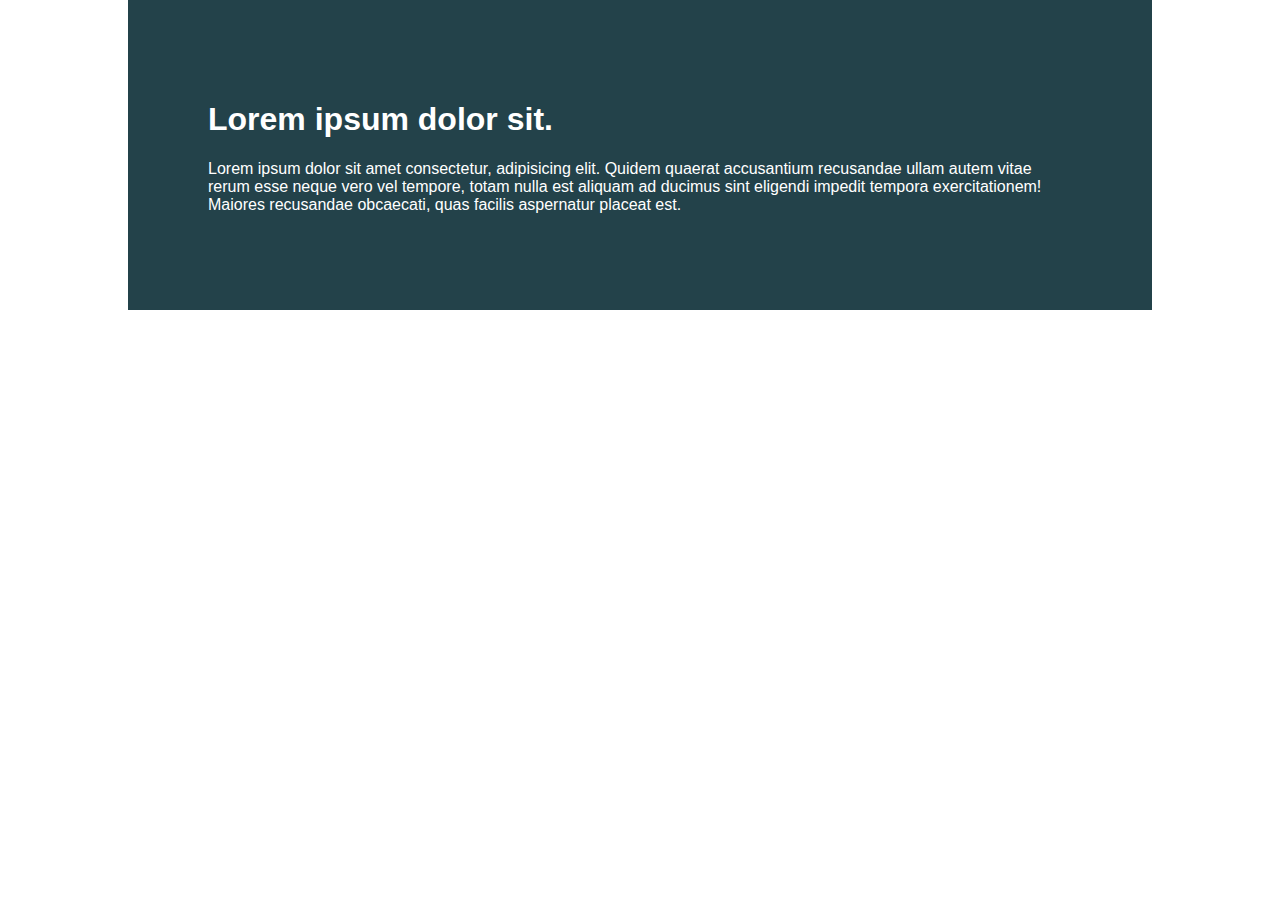
<file: day-1-2/index.html>
<!DOCTYPE html>
<html lang="en">
  <head>
    <meta charset="UTF-8" />
    <meta name="viewport" content="width=device-width, initial-scale=1.0" />
    <title>Day 01-02</title>

    <link rel="stylesheet" href="style.css" />
  </head>
  <body>
    <div class="container">
      <h1>Lorem ipsum dolor sit.</h1>
      <p>
        Lorem ipsum dolor sit amet consectetur, adipisicing elit. Quidem quaerat
        accusantium recusandae ullam autem vitae rerum esse neque vero vel
        tempore, totam nulla est aliquam ad ducimus sint eligendi impedit
        tempora exercitationem! Maiores recusandae obcaecati, quas facilis
        aspernatur placeat est.
      </p>
    </div>
  </body>
</html>
</file>
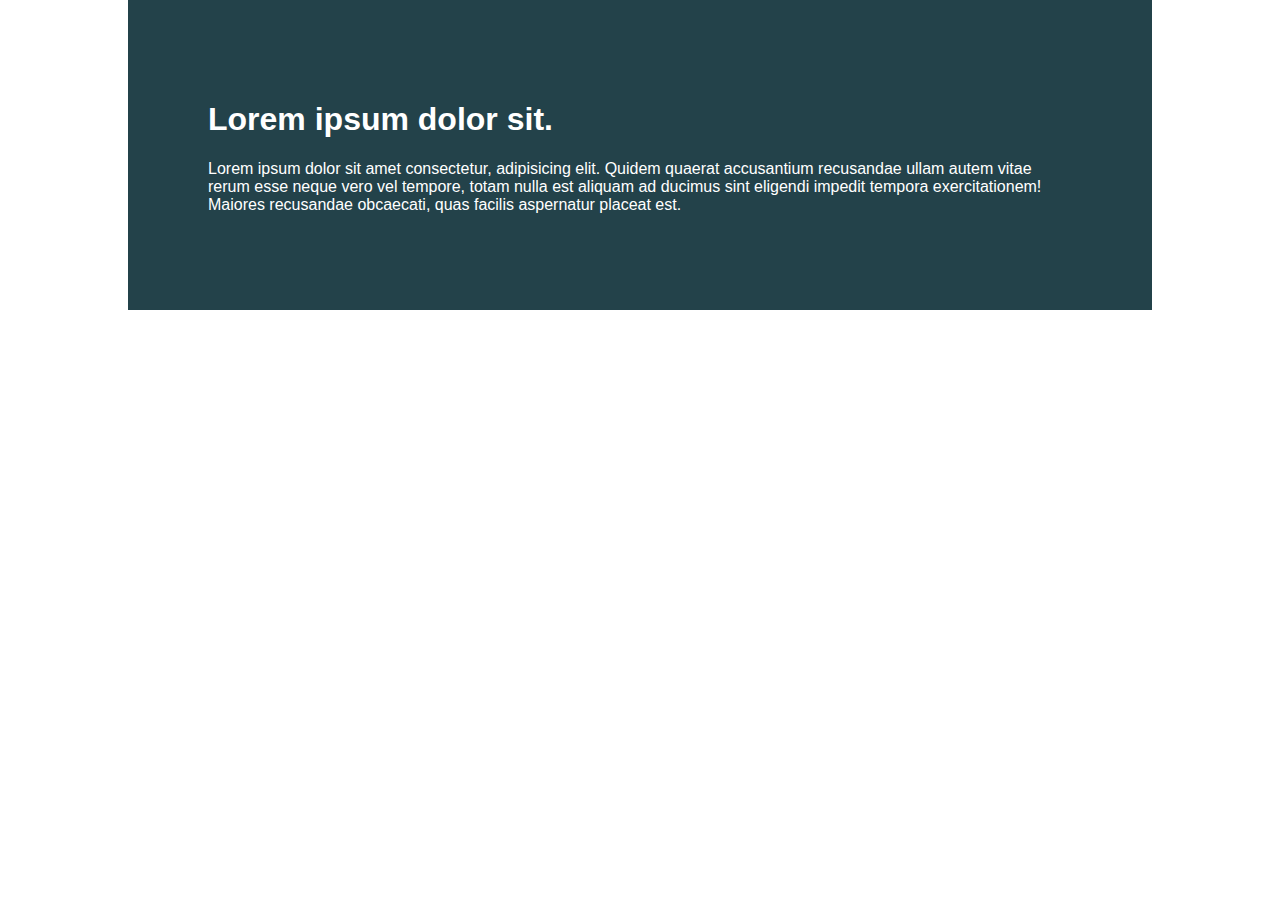
<file: day-1/index.html>
<!DOCTYPE html>
<html lang="en">
  <head>
    <meta charset="UTF-8" />
    <meta name="viewport" content="width=device-width, initial-scale=1.0" />
    <title>Day 01</title>

    <link rel="stylesheet" href="style.css" />
  </head>
  <body>
    <div class="container">
      <h1>Lorem ipsum dolor sit.</h1>
      <p>
        Lorem ipsum dolor sit amet consectetur, adipisicing elit. Quidem quaerat
        accusantium recusandae ullam autem vitae rerum esse neque vero vel
        tempore, totam nulla est aliquam ad ducimus sint eligendi impedit
        tempora exercitationem! Maiores recusandae obcaecati, quas facilis
        aspernatur placeat est.
      </p>
    </div>
  </body>
</html>
</file>
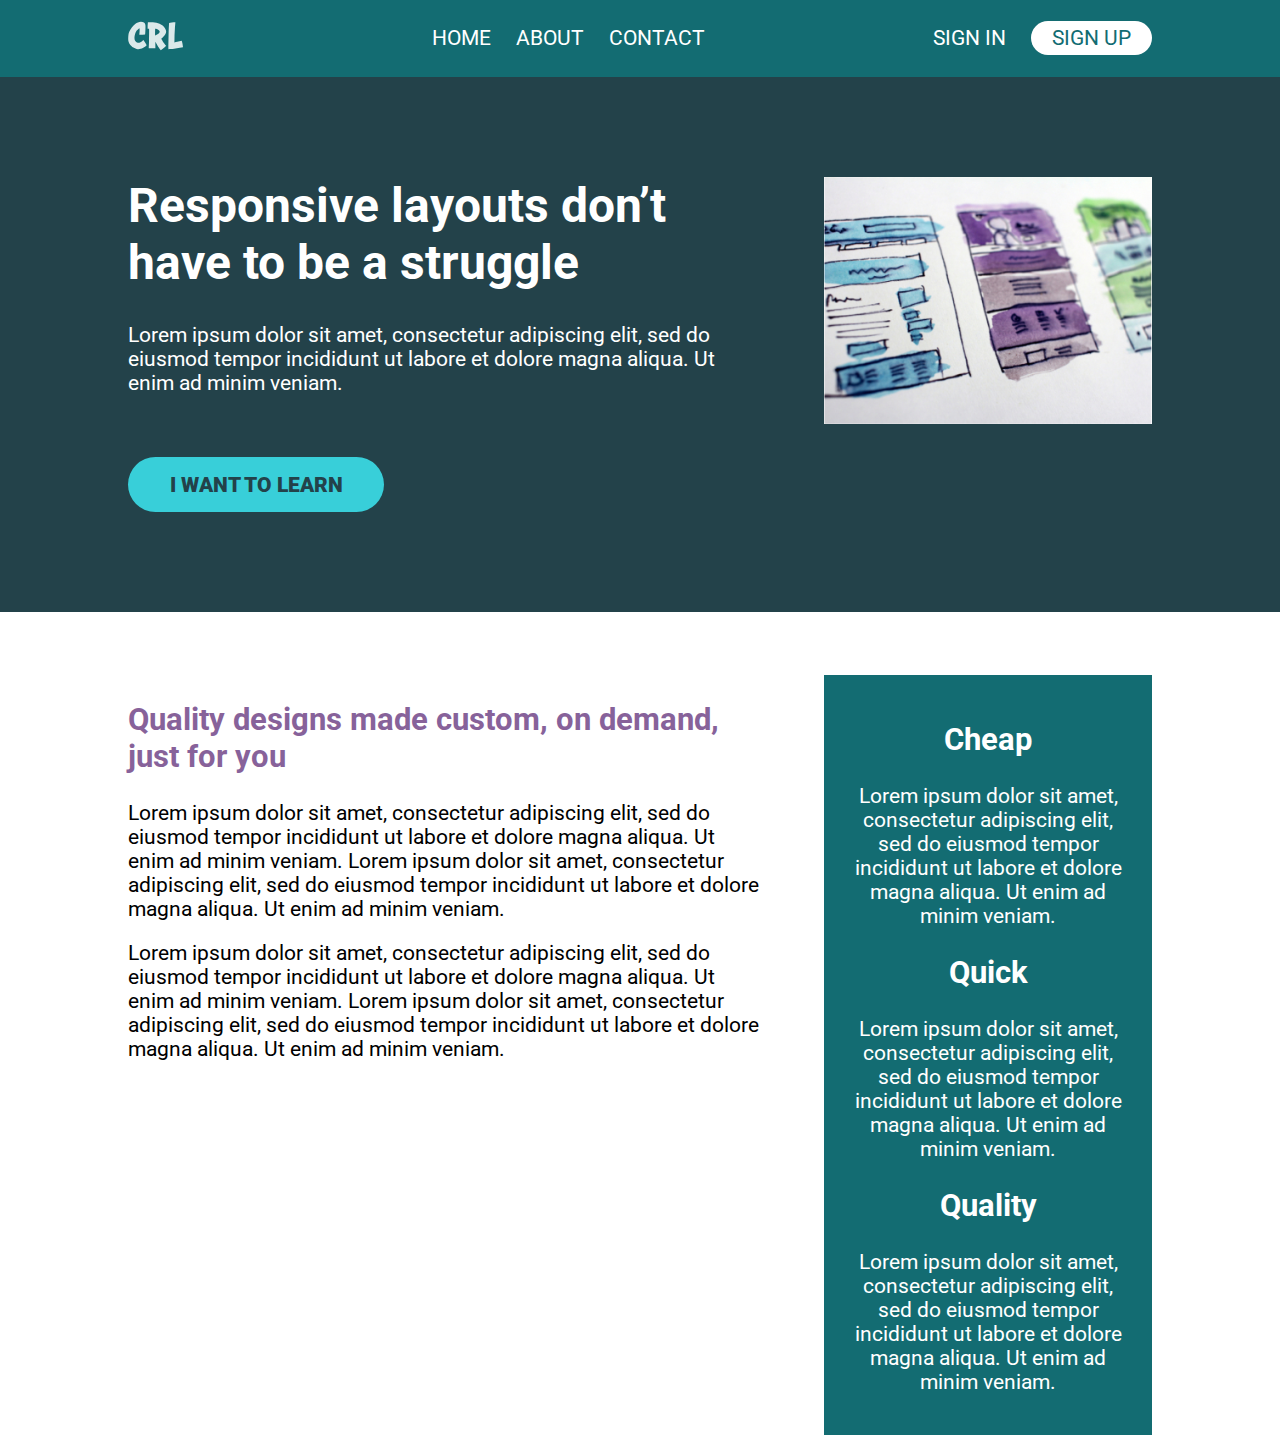
<file: day-15-17/index.html>
<!DOCTYPE html>
<html lang="en">
  <head>
    <meta charset="UTF-8" />
    <meta name="viewport" content="width=device-width, initial-scale=1.0" />
    <title>Conquering Responsive Layouts</title>
    <link
      href="https://fonts.googleapis.com/css2?family=Roboto:wght@400;900&display=swap"
      rel="stylesheet"
    />
    <link rel="stylesheet" href="style.css" />
  </head>
  <body>
    <header>
      <div class="container row">
        <a href="#">
          <img class="logo" src="img/logo.svg" alt="Block C R L letters logo" />
        </a>
        <nav class="nav">
          <ul class="nav__list nav__list--primary">
            <li class="nav__item"><a href="#" class="nav__link">Home</a></li>
            <li class="nav__item"><a href="#" class="nav__link">About</a></li>
            <li class="nav__item"><a href="#" class="nav__link">Contact</a></li>
          </ul>
          <ul class="nav__list nav__list--secondary">
            <li class="nav__item">
              <a href="#" class="nav__link">Sign In</a>
            </li>
            <li class="nav__item">
              <a href="#" class="nav__link nav__link--button">Sign up</a>
            </li>
          </ul>
        </nav>
      </div>
    </header>

    <section class="hero">
      <div class="container row">
        <div class="hero__text">
          <h1>Responsive layouts don’t have to be a struggle</h1>
          <p>
            Lorem ipsum dolor sit amet, consectetur adipiscing elit, sed do
            eiusmod tempor incididunt ut labore et dolore magna aliqua. Ut enim
            ad minim veniam.
          </p>
          <a href="#" class="btn">I want to learn</a>
        </div>
        <img
          src="img/hero-img.jpg"
          alt="UX design sketches"
          class="hero__img"
        />
      </div>
    </section>

    <main class="main container row">
      <section class="primary-content">
        <h2 class="section-title">
          Quality designs made custom, on demand, just for you
        </h2>
        <p>
          Lorem ipsum dolor sit amet, consectetur adipiscing elit, sed do
          eiusmod tempor incididunt ut labore et dolore magna aliqua. Ut enim ad
          minim veniam. Lorem ipsum dolor sit amet, consectetur adipiscing elit,
          sed do eiusmod tempor incididunt ut labore et dolore magna aliqua. Ut
          enim ad minim veniam.
        </p>
        <p>
          Lorem ipsum dolor sit amet, consectetur adipiscing elit, sed do
          eiusmod tempor incididunt ut labore et dolore magna aliqua. Ut enim ad
          minim veniam. Lorem ipsum dolor sit amet, consectetur adipiscing elit,
          sed do eiusmod tempor incididunt ut labore et dolore magna aliqua. Ut
          enim ad minim veniam.
        </p>
      </section>
      <aside class="sidebar">
        <h2 class="sidebar-title">Cheap</h2>
        <p>
          Lorem ipsum dolor sit amet, consectetur adipiscing elit, sed do
          eiusmod tempor incididunt ut labore et dolore magna aliqua. Ut enim ad
          minim veniam.
        </p>

        <h2 class="sidebar-title">Quick</h2>
        <p>
          Lorem ipsum dolor sit amet, consectetur adipiscing elit, sed do
          eiusmod tempor incididunt ut labore et dolore magna aliqua. Ut enim ad
          minim veniam.
        </p>

        <h2 class="sidebar-title">Quality</h2>
        <p>
          Lorem ipsum dolor sit amet, consectetur adipiscing elit, sed do
          eiusmod tempor incididunt ut labore et dolore magna aliqua. Ut enim ad
          minim veniam.
        </p>
      </aside>
    </main>
  </body>
</html>
</file>
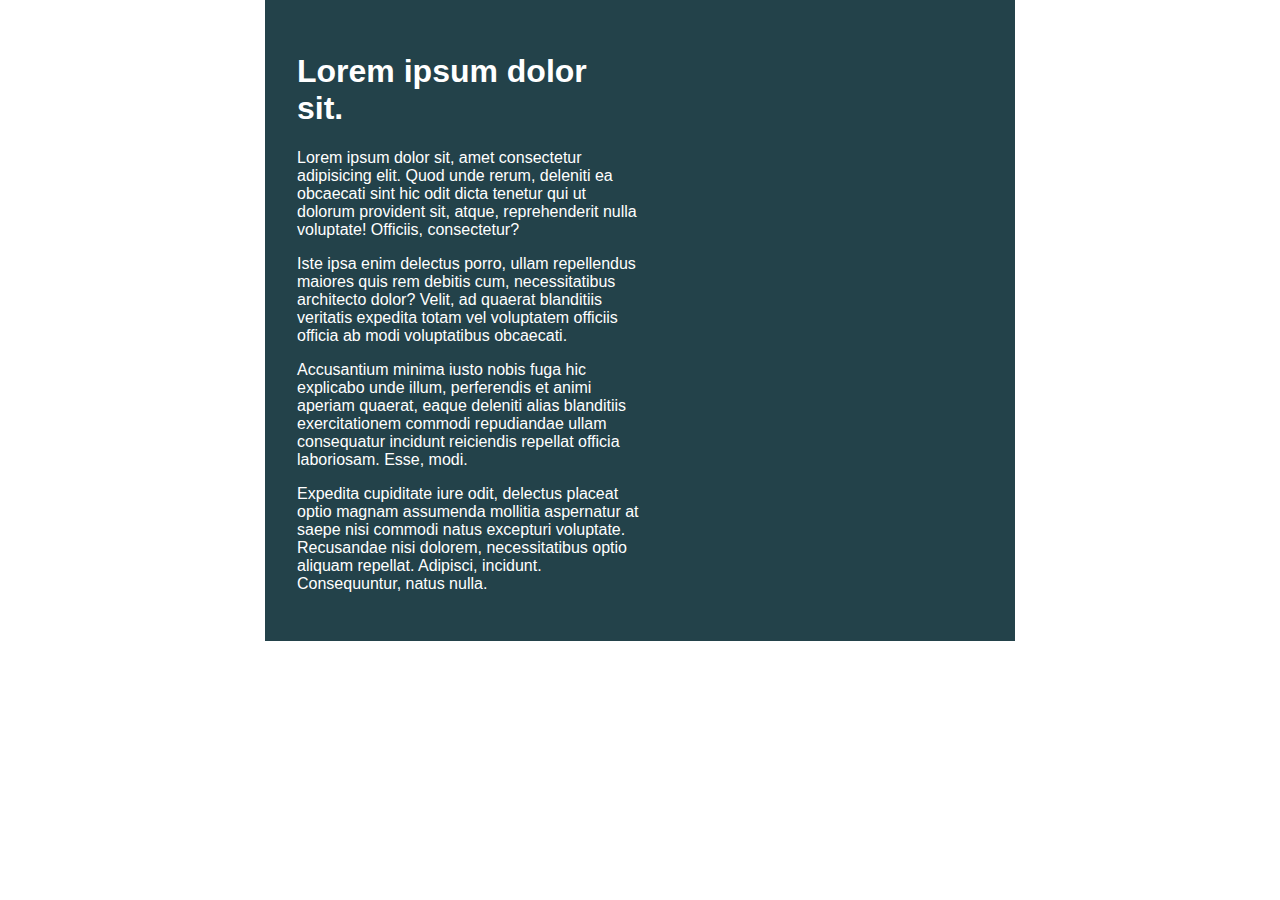
<file: day-3-4/index.html>
<!DOCTYPE html>
<html lang="en">
  <head>
    <meta charset="UTF-8" />
    <meta name="viewport" content="width=device-width, initial-scale=1.0" />
    <title>Day 03</title>

    <link rel="stylesheet" href="style.css" />
  </head>

  <body>
    <div class="container">
      <div class="intro-content">
        <h1>Lorem ipsum dolor sit.</h1>
        <p>
          Lorem ipsum dolor sit, amet consectetur adipisicing elit. Quod unde
          rerum, deleniti ea obcaecati sint hic odit dicta tenetur qui ut
          dolorum provident sit, atque, reprehenderit nulla voluptate! Officiis,
          consectetur?
        </p>
        <p>
          Iste ipsa enim delectus porro, ullam repellendus maiores quis rem
          debitis cum, necessitatibus architecto dolor? Velit, ad quaerat
          blanditiis veritatis expedita totam vel voluptatem officiis officia ab
          modi voluptatibus obcaecati.
        </p>
        <p>
          Accusantium minima iusto nobis fuga hic explicabo unde illum,
          perferendis et animi aperiam quaerat, eaque deleniti alias blanditiis
          exercitationem commodi repudiandae ullam consequatur incidunt
          reiciendis repellat officia laboriosam. Esse, modi.
        </p>
        <p>
          Expedita cupiditate iure odit, delectus placeat optio magnam assumenda
          mollitia aspernatur at saepe nisi commodi natus excepturi voluptate.
          Recusandae nisi dolorem, necessitatibus optio aliquam repellat.
          Adipisci, incidunt. Consequuntur, natus nulla.
        </p>
      </div>
    </div>
  </body>
</html>
</file>
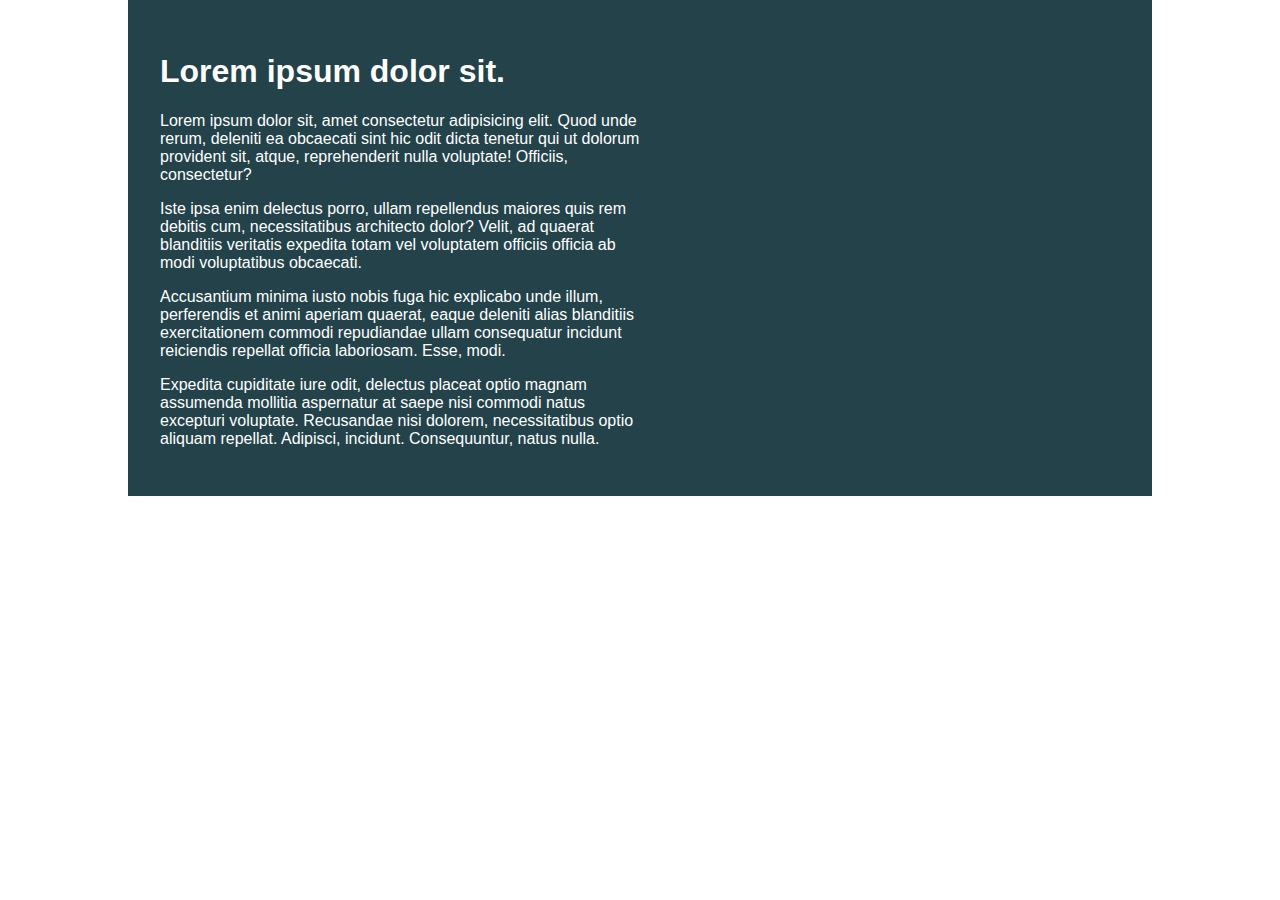
<file: day-1-2/challenge-1/index.html>
<!DOCTYPE html>
<html lang="en">

<head>
    <meta charset="UTF-8">
    <meta name="viewport" content="width=device-width, initial-scale=1.0">
    <title>Day 01</title>

    <link rel="stylesheet" href="style.css">
</head>

<body>
    <div class="container">
        <div class="intro-content">
            <h1>Lorem ipsum dolor sit.</h1>
            <p>Lorem ipsum dolor sit, amet consectetur adipisicing elit. Quod unde rerum, deleniti ea obcaecati sint hic
                odit dicta tenetur qui ut dolorum provident sit, atque, reprehenderit nulla voluptate! Officiis,
                consectetur?</p>
            <p>Iste ipsa enim delectus porro, ullam repellendus maiores quis rem debitis cum, necessitatibus architecto
                dolor? Velit, ad quaerat blanditiis veritatis expedita totam vel voluptatem officiis officia ab modi
                voluptatibus obcaecati.</p>
            <p>Accusantium minima iusto nobis fuga hic explicabo unde illum, perferendis et animi aperiam quaerat, eaque
                deleniti alias blanditiis exercitationem commodi repudiandae ullam consequatur incidunt reiciendis
                repellat officia laboriosam. Esse, modi.</p>
            <p>Expedita cupiditate iure odit, delectus placeat optio magnam assumenda mollitia aspernatur at saepe nisi
                commodi natus excepturi voluptate. Recusandae nisi dolorem, necessitatibus optio aliquam repellat.
                Adipisci, incidunt. Consequuntur, natus nulla.</p>
        </div>
    </div>
</body>

</html>
</file>
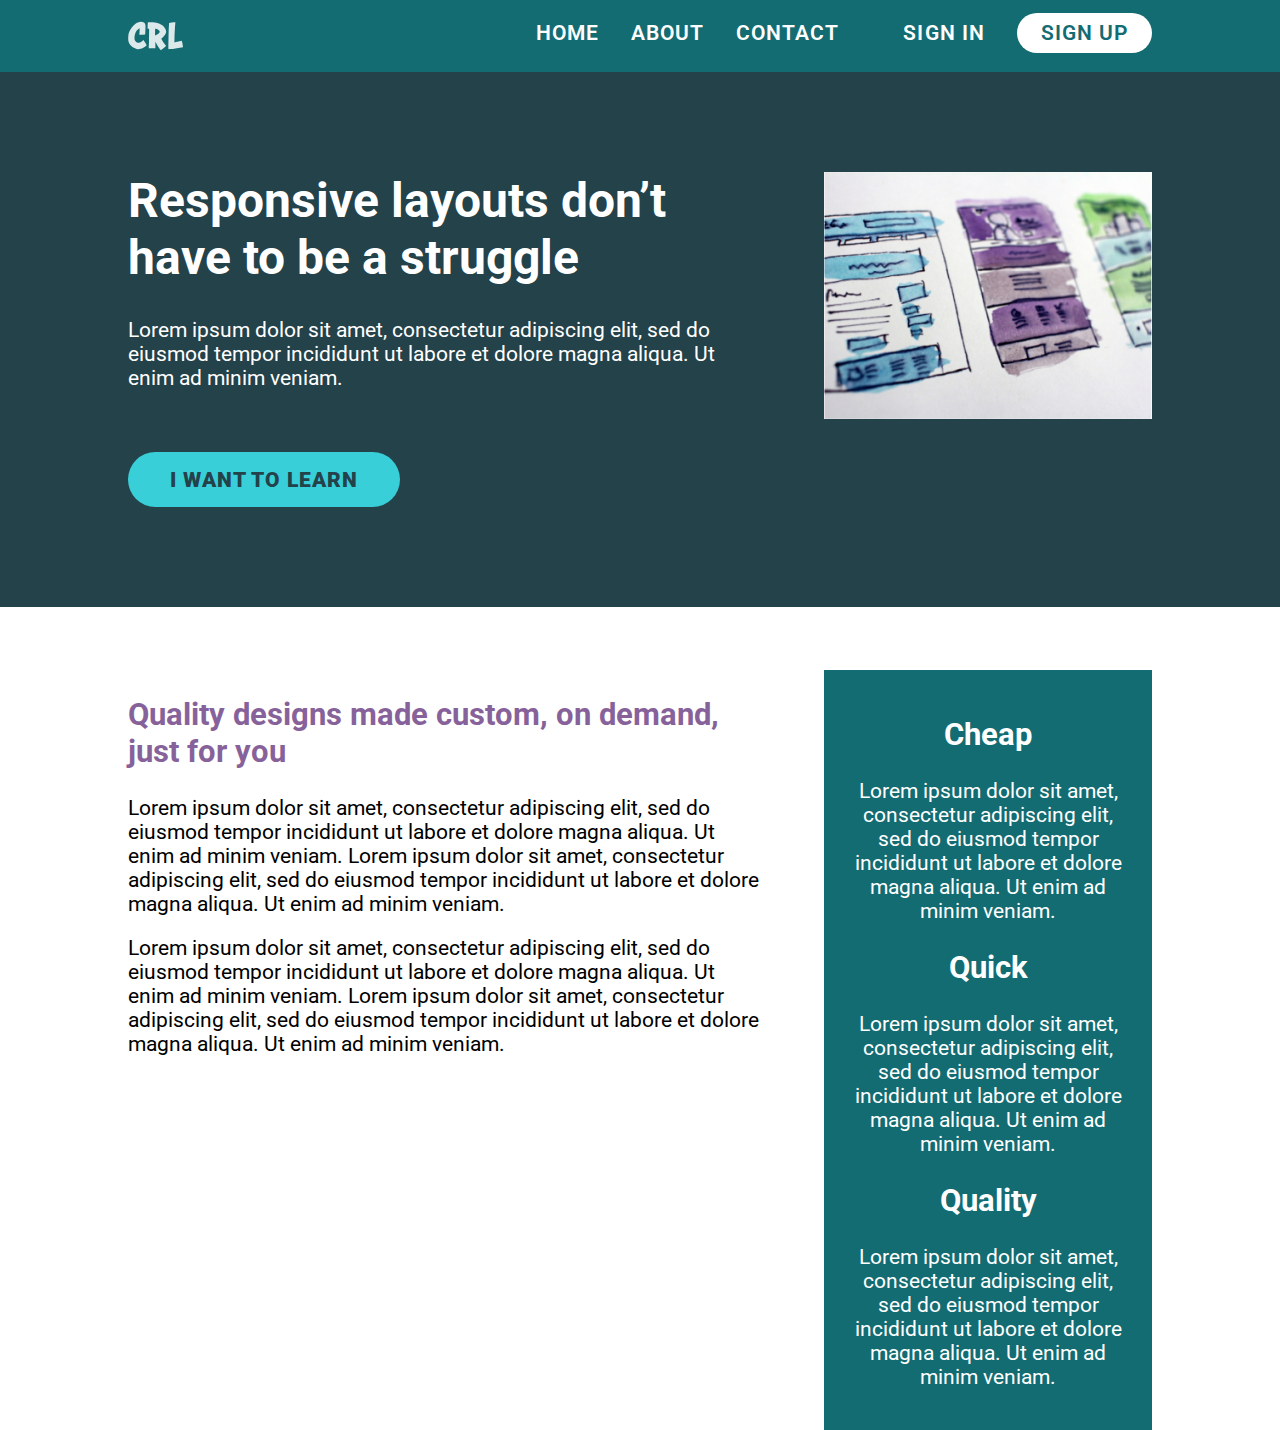
<file: day-18-20/nav-challenge/index.html>
<!DOCTYPE html>
<html lang="en">
<head>
    <meta charset="UTF-8">
    <meta name="viewport" content="width=device-width, initial-scale=1.0">
    <title>Conquering Responsive Layouts</title>
    <link href="https://fonts.googleapis.com/css2?family=Roboto:wght@400;900&display=swap" rel="stylesheet"> 
    <link rel="stylesheet" href="style.css">
</head>
<body>
    <header> 
        <div class="container row">
            <button class="nav-toggle" aria-label="open navigation">
                <span class="hamburger"></span>
            </button>
            <a class="logo" href="#">
                <img src="img/logo.svg" alt="conquering responsive layouts">
            </a>
            <nav class="nav">
                <ul class="nav__list nav__list--primary">
                    <li class="nav__item"><a href="#" class="nav__link">Home</a></li>
                    <li class="nav__item"><a href="#" class="nav__link">About</a></li>
                    <li class="nav__item"><a href="#" class="nav__link">Contact</a></li>
                </ul>
                <ul class="nav__list nav__list--secondary">
                    <li class="nav__item"><a href="#" class="nav__link">Sign In</a></li>
                    <li class="nav__item"><a href="#" class="nav__link nav__link--button">Sign up</a></li>
                </ul>
            </nav>
        </div>
    </header>
    
    <section class="hero">
        <div class="container row">
            <div class="hero__text">
                <h1>Responsive layouts don’t have to be a struggle</h1>
                <p>Lorem ipsum dolor sit amet, consectetur adipiscing elit, sed do eiusmod tempor incididunt ut labore et dolore magna aliqua. Ut enim ad minim veniam.</p>
                <a href="#" class="btn">I want to learn</a>
            </div>
            <img src="img/hero-img.jpg" alt="UX design sketches" class="hero__img">
        </div>
    </section> 

    <main class="main container row">
            <section class="primary-content">
                <h2 class="section-title">Quality designs made custom, on demand, just for you</h2>
                <p>Lorem ipsum dolor sit amet, consectetur adipiscing elit, sed do eiusmod tempor incididunt ut labore et dolore magna aliqua. Ut enim ad minim veniam. Lorem ipsum dolor sit amet, consectetur adipiscing elit, sed do eiusmod tempor incididunt ut labore et dolore magna aliqua. Ut enim ad minim veniam.</p>
                <p>Lorem ipsum dolor sit amet, consectetur adipiscing elit, sed do eiusmod tempor incididunt ut labore et dolore magna aliqua. Ut enim ad minim veniam. Lorem ipsum dolor sit amet, consectetur adipiscing elit, sed do eiusmod tempor incididunt ut labore et dolore magna aliqua. Ut enim ad minim veniam.</p>
            </section>
            <aside class="sidebar">
                <h2 class="sidebar-title">Cheap</h2>
                <p>Lorem ipsum dolor sit amet, consectetur adipiscing elit, sed do eiusmod tempor incididunt ut labore et dolore magna aliqua. Ut enim ad minim veniam.</p>

                <h2 class="sidebar-title">Quick</h2>
                <p>Lorem ipsum dolor sit amet, consectetur adipiscing elit, sed do eiusmod tempor incididunt ut labore et dolore magna aliqua. Ut enim ad minim veniam.</p>

                <h2 class="sidebar-title">Quality</h2>
                <p>Lorem ipsum dolor sit amet, consectetur adipiscing elit, sed do eiusmod tempor incididunt ut labore et dolore magna aliqua. Ut enim ad minim veniam.</p>
            </aside>
    </main>

    <script src="main.js"></script>

</body>
</html>
</file>
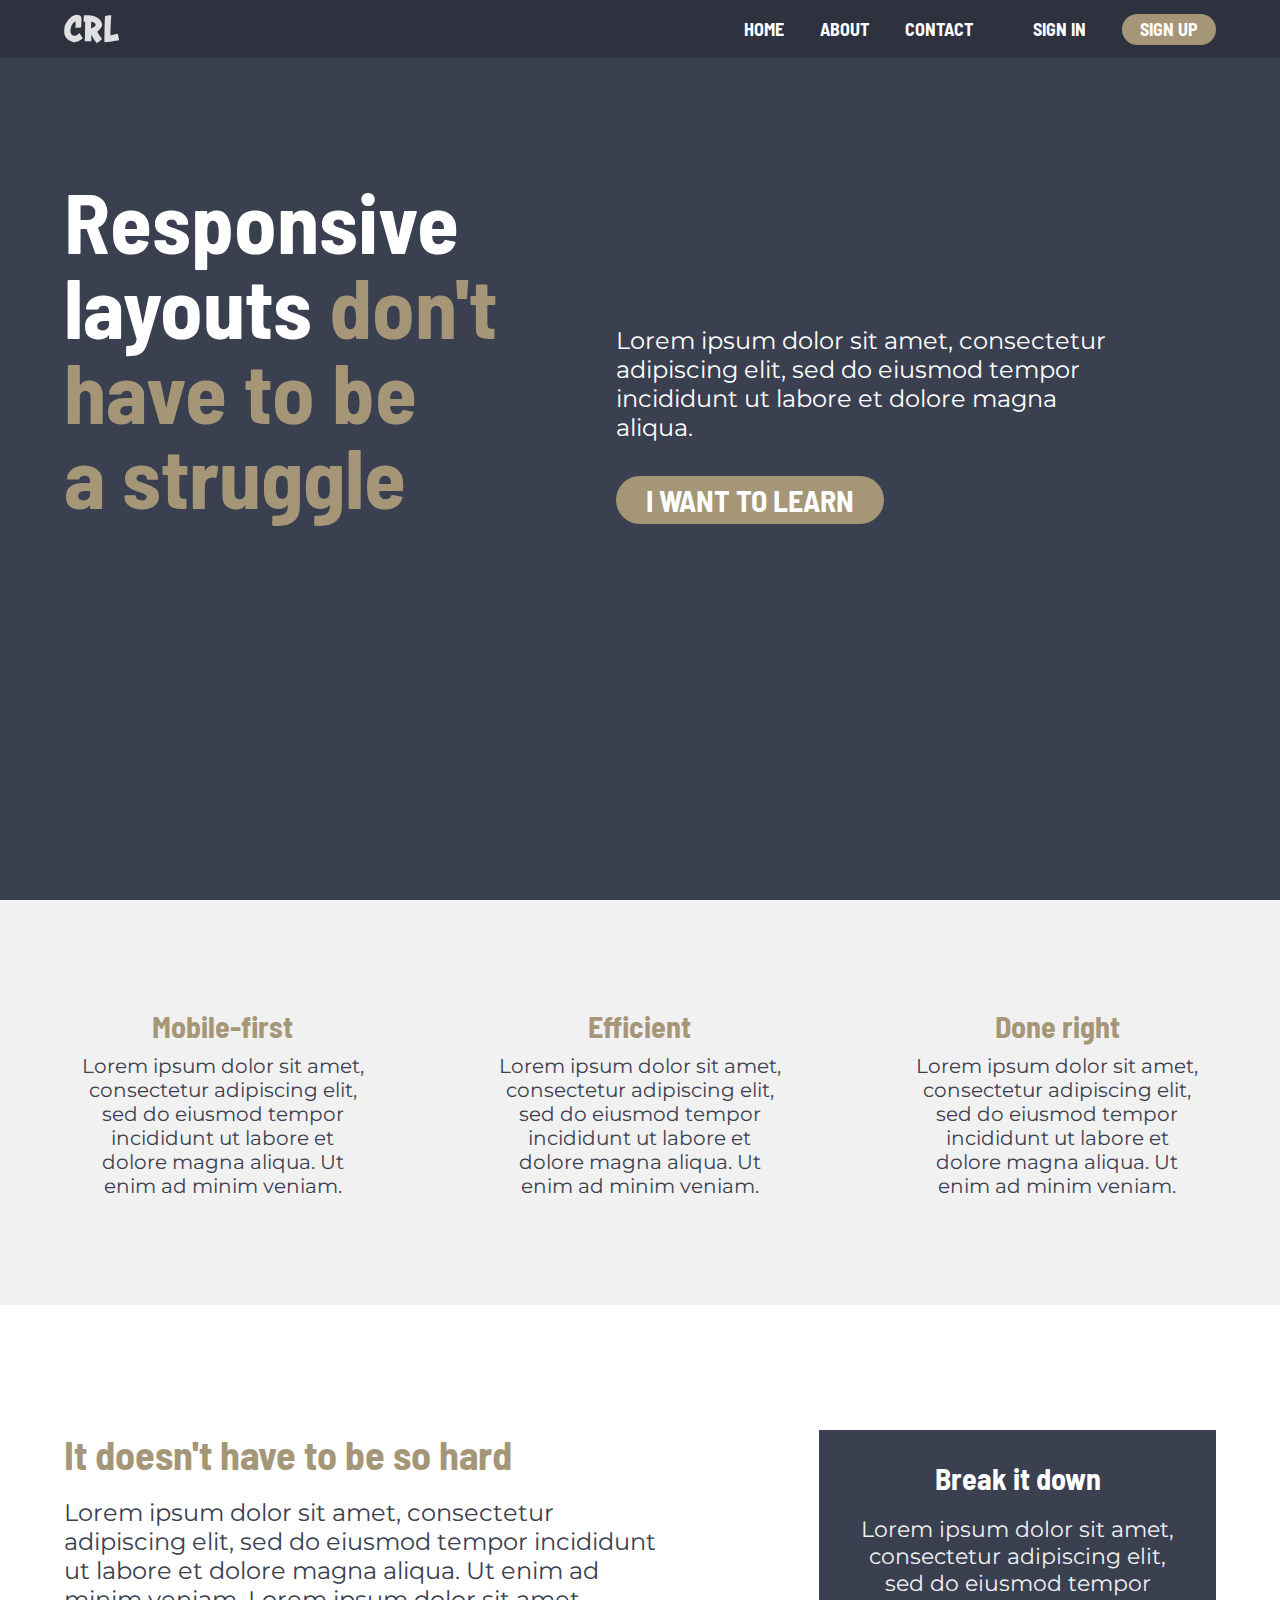
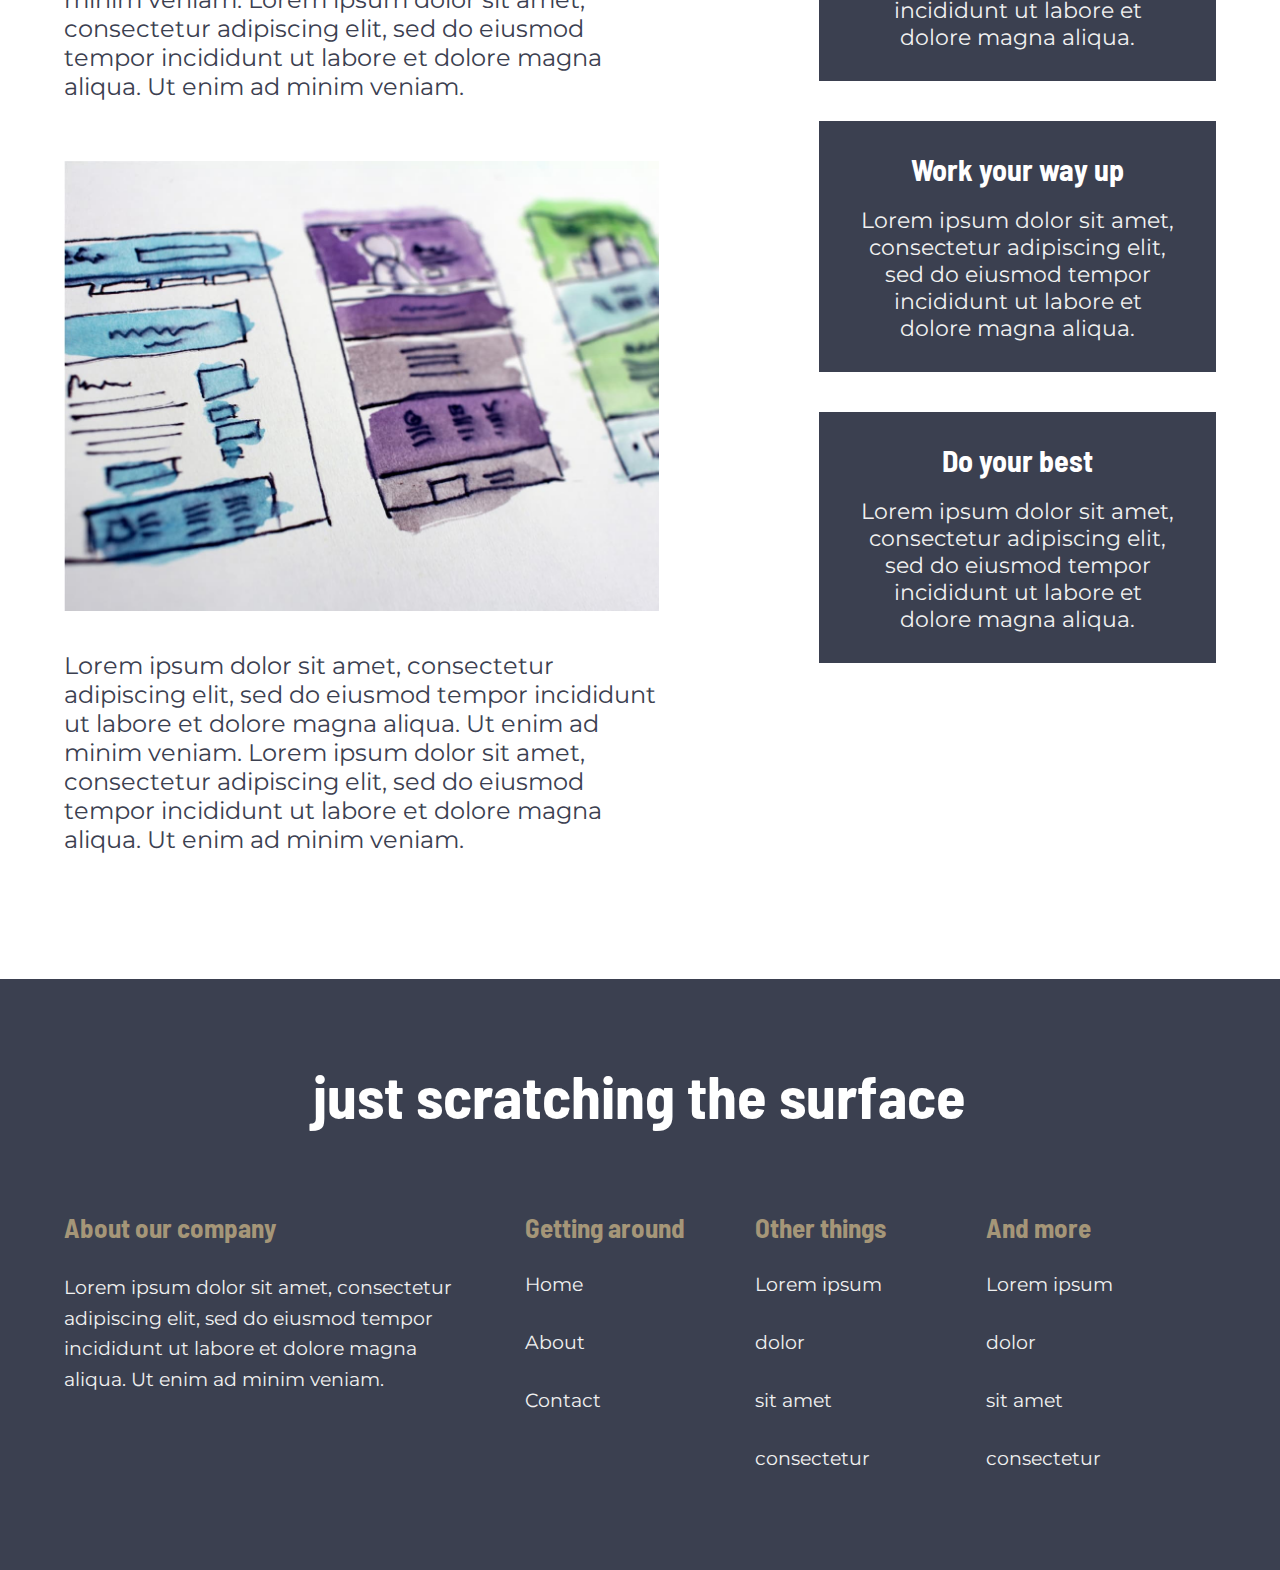
<file: day-21/final-challenge/index.html>
<!DOCTYPE html>
<html lang="en">
  <head>
    <meta charset="UTF-8" />
    <meta name="viewport" content="width=device-width, initial-scale=1.0" />

    <link rel="preconnect" href="https://fonts.googleapis.com" />
    <link rel="preconnect" href="https://fonts.gstatic.com" crossorigin />
    <link
      href="https://fonts.googleapis.com/css2?family=Barlow+Semi+Condensed:wght@700&family=Montserrat&display=swap"
      rel="stylesheet"
    />

    <link rel="stylesheet" href="style.css" />

    <title>Final Challenge</title>
  </head>
  <body>
    <header class="header">
        <nav class="nav nav--top">
          <div class="container row">
          <a class="nav__logo" href="#" 
          ><img src="img/logo.svg" alt="CRL Logo"
        />
      </a>
      <div class="nav__group">
          <ul class="nav__list nav__list--primary">
            <li class="nav__item"><a href="#">Home</a></li>
            <li class="nav__item"><a href="#">About</a></li>
            <li class="nav__item"><a href="#">Contact</a></li>
          </ul>
          <ul class="nav__list nav__list--secondary">
            <li class="nav__item"><a href="#">Sign In</a></li>
            <li class="nav__item nav__btn"><a href="#">Sign Up</a></li>
          </ul>
        </div>
        </div>
        </nav>

        <section class="hero">
          <div class="container row">

            <div class="hero__left">
          <h1 class="hero__title">
            <span class="title__white">Responsive layouts</span> 
            <span class="title__tan">
              don&apos;t have to be a struggle
            </span>
          </div>
             
          <div class="hero__right">
          </h1>
          <p class="hero__text">
            Lorem ipsum dolor sit amet, consectetur adipiscing elit, sed do
            eiusmod tempor incididunt ut labore et dolore magna aliqua.
          </p>
          <a class="hero__cta" href="#">I want to learn</a>
        </div>
      </div>
        </section>
    </header>

    <main class="main">
      <section class="section-one ">
        <div class="container row">

        <div class="box box--1">
          <h3 class="section-one__title">Mobile-first</h3>
          <p class="section-one__text">
            Lorem ipsum dolor sit amet, consectetur adipiscing elit, sed do
            eiusmod tempor incididunt ut labore et dolore magna aliqua. Ut enim ad
            minim veniam.
          </p>
        </div>

        <div class="box box--1">
          <h3 class="section-one__title">Efficient</h3>
          <p class="section-one__text">
            Lorem ipsum dolor sit amet, consectetur adipiscing elit, sed do
            eiusmod tempor incididunt ut labore et dolore magna aliqua. Ut enim ad
            minim veniam.
          </p>
        </div>

        <div class="box box--3">
          <h3 class="section-one__title">Done right</h3>
          <p class="section-one__text">
            Lorem ipsum dolor sit amet, consectetur adipiscing elit, sed do
            eiusmod tempor incididunt ut labore et dolore magna aliqua. Ut enim ad
            minim veniam.
          </p>
        </div>




      </div>
      </section>

      <section class="section-two ">
        <div class="container row">

          <div class="section-two__box">
        <h3 class="section-two__title">It doesn&apos;t have to be so hard</h3>
        <p class="section-two__text">
          Lorem ipsum dolor sit amet, consectetur adipiscing elit, sed do
          eiusmod tempor incididunt ut labore et dolore magna aliqua. Ut enim ad
          minim veniam. Lorem ipsum dolor sit amet, consectetur adipiscing elit,
          sed do eiusmod tempor incididunt ut labore et dolore magna aliqua. Ut
          enim ad minim veniam.
        </p>
        <img
          src="img/the-image.jpg"
          alt="website layouts"
          class="section-two__img"
        />
        <p class="section-two__text">
          Lorem ipsum dolor sit amet, consectetur adipiscing elit, sed do
          eiusmod tempor incididunt ut labore et dolore magna aliqua. Ut enim ad
          minim veniam. Lorem ipsum dolor sit amet, consectetur adipiscing elit,
          sed do eiusmod tempor incididunt ut labore et dolore magna aliqua. Ut
          enim ad minim veniam.
        </p>
      </div>

        <aside class="aside">
          <div class="aside-box">
            <h3 class="aside-box__title">Break it down</h3>
            <p class="aside-box__text">
              Lorem ipsum dolor sit amet, consectetur adipiscing elit, sed do
              eiusmod tempor incididunt ut labore et dolore magna aliqua.
            </p>
          </div>

          <div class="aside-box">
            <h3 class="aside-box__title">Work your way up</h3>
            <p class="aside-box__text">
              Lorem ipsum dolor sit amet, consectetur adipiscing elit, sed do
              eiusmod tempor incididunt ut labore et dolore magna aliqua.
            </p>
          </div>

          <div class="aside-box">
            <h3 class="aside-box__title">Do your best</h3>
            <p class="aside-box__text">
              Lorem ipsum dolor sit amet, consectetur adipiscing elit, sed do
              eiusmod tempor incididunt ut labore et dolore magna aliqua.
            </p>
          </div>
        </aside>
      </div>
      
      </section>

      <footer class="footer">
        <div class="container row">
          <div class="footer_cols">
          <h2 class="footer__title cols--0">just scratching the surface</h2>
          
            <div class="cols--1">
              <h3 class="cols--title">About our company</h3>
              <p class="cols--text">
                Lorem ipsum dolor sit amet, consectetur adipiscing elit, sed do eiusmod tempor incididunt ut labore et dolore magna aliqua. Ut enim ad minim veniam.
              </p>
            </div>

      <div class="cols--2">
        <h3 class="cols--title">Getting around</h3>
        <nav class="nav">
          <ul class="nav__list nav__list--footer">
            <li class="nav__item"><a href="#">Home</a></li>
            <li class="nav__item"><a href="#">About</a></li>
            <li class="nav__item"><a href="#">Contact</a></li>
        </nav>
            </div>
            
            <div class="cols--3">
              <h3 class="cols--title">Other things
              </h3>
                      <nav class="nav">
          <ul class="nav__list nav__list--footer">
            <li class="nav__item"><a href="#">Lorem ipsum
            </a></li>
            <li class="nav__item"><a href="#">dolor</a></li>
            <li class="nav__item"><a href="#">sit amet</a></li>
            <li class="nav__item"><a href="#">consectetur</a></li>
        </nav>
            </div>
            
            <div class="cols--4">
              <h3 class="cols--title">And more
              </h3>
                      <nav class="nav">
          <ul class="nav__list nav__list--footer">
            <li class="nav__item"><a href="#">Lorem ipsum
            </a></li>
            <li class="nav__item"><a href="#">dolor</a></li>
            <li class="nav__item"><a href="#">sit amet</a></li>
            <li class="nav__item"><a href="#">consectetur</a></li>
        </nav>
            </div>
          </div>
        </div>
      </footer>
    </main>
  </body>
</html>
</file>
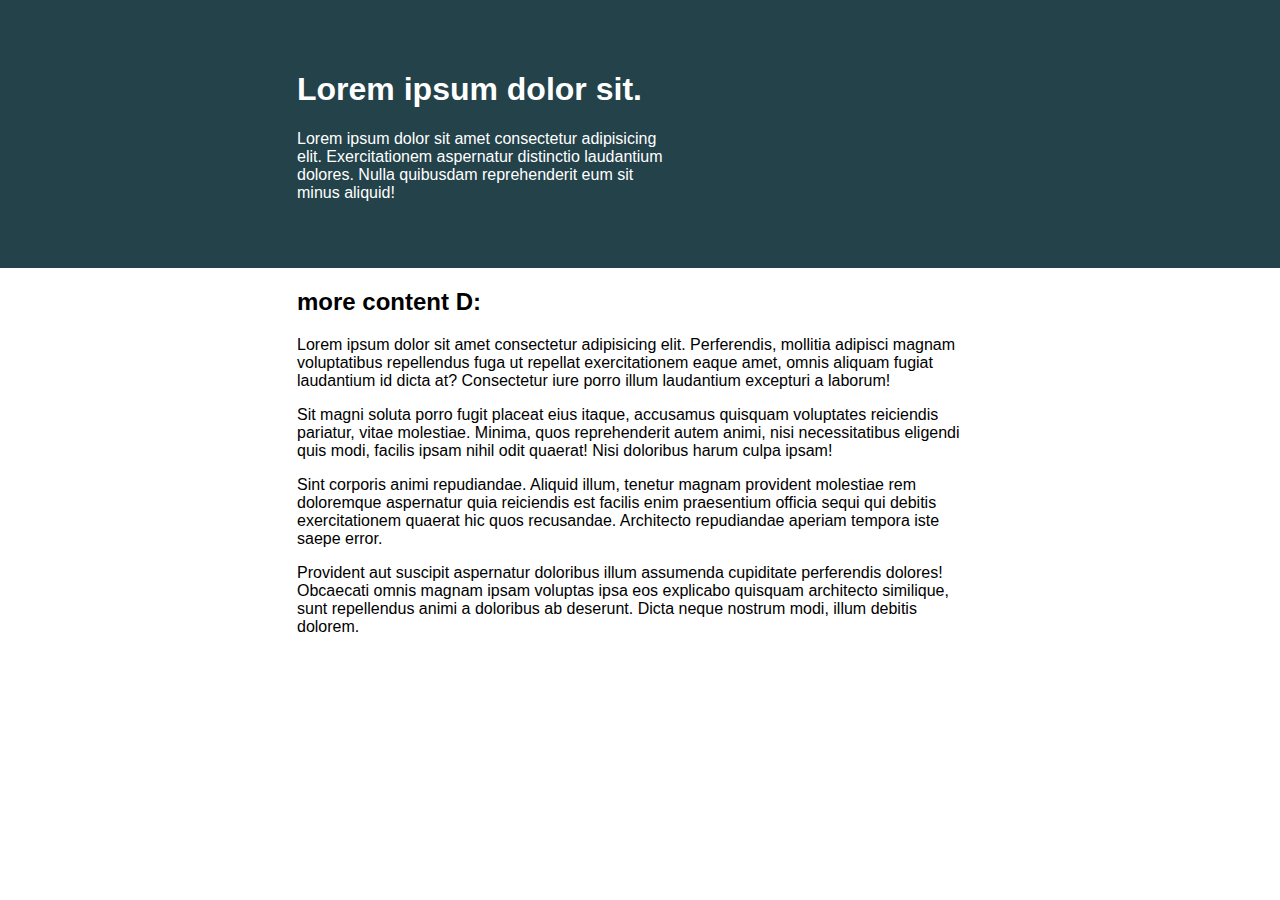
<file: day-3-4/challenge-2/index.html>
<!DOCTYPE html>
<html lang="en">
  <head>
    <meta charset="UTF-8" />
    <meta name="viewport" content="width=device-width, initial-scale=1.0" />
    <title>Day 03</title>

    <link rel="stylesheet" href="style.css" />
  </head>
  <body>
    <div class="container">
      <div class="frame">
        <div class="intro-content">
          <h1>Lorem ipsum dolor sit.</h1>
          <p>
            Lorem ipsum dolor sit amet consectetur adipisicing elit.
            Exercitationem aspernatur distinctio laudantium dolores. Nulla
            quibusdam reprehenderit eum sit minus aliquid!
          </p>
        </div>
      </div>
    </div>

    <div class="frame">
      <div class="more-content">
        <h2>more content D:</h2>
        <p>
          Lorem ipsum dolor sit amet consectetur adipisicing elit. Perferendis,
          mollitia adipisci magnam voluptatibus repellendus fuga ut repellat
          exercitationem eaque amet, omnis aliquam fugiat laudantium id dicta
          at? Consectetur iure porro illum laudantium excepturi a laborum!
        </p>
        <p>
          Sit magni soluta porro fugit placeat eius itaque, accusamus quisquam
          voluptates reiciendis pariatur, vitae molestiae. Minima, quos
          reprehenderit autem animi, nisi necessitatibus eligendi quis modi,
          facilis ipsam nihil odit quaerat! Nisi doloribus harum culpa ipsam!
        </p>
        <p>
          Sint corporis animi repudiandae. Aliquid illum, tenetur magnam
          provident molestiae rem doloremque aspernatur quia reiciendis est
          facilis enim praesentium officia sequi qui debitis exercitationem
          quaerat hic quos recusandae. Architecto repudiandae aperiam tempora
          iste saepe error.
        </p>
        <p>
          Provident aut suscipit aspernatur doloribus illum assumenda cupiditate
          perferendis dolores! Obcaecati omnis magnam ipsam voluptas ipsa eos
          explicabo quisquam architecto similique, sunt repellendus animi a
          doloribus ab deserunt. Dicta neque nostrum modi, illum debitis
          dolorem.
        </p>
      </div>
    </div>
  </body>
</html>
</file>
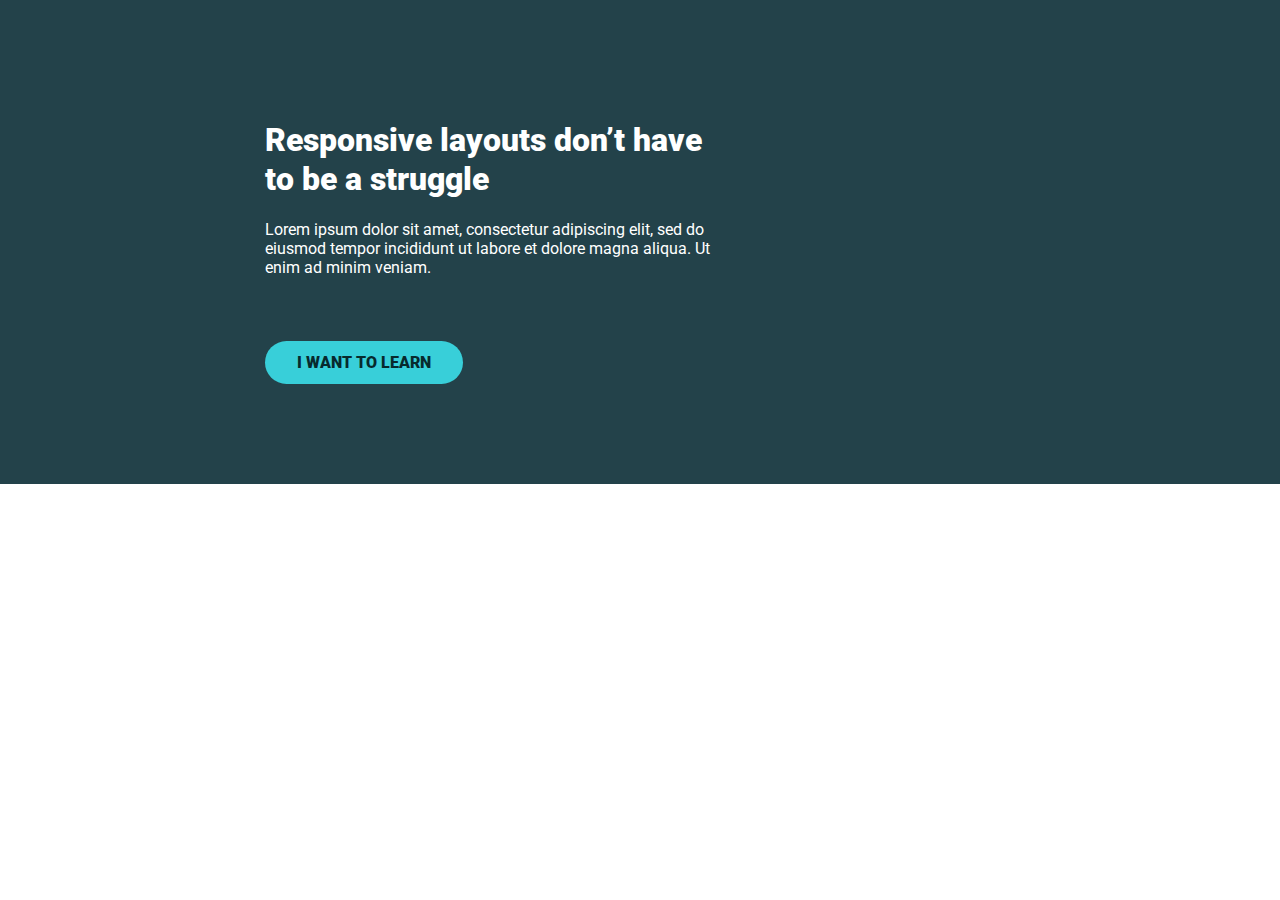
<file: day-5-7/challenge-3/index.html>
<!DOCTYPE html>
<html lang="en">
  <head>
    <meta charset="UTF-8" />
    <meta name="viewport" content="width=device-width, initial-scale=1.0" />
    <link rel="preconnect" href="https://fonts.googleapis.com" />
    <link rel="preconnect" href="https://fonts.gstatic.com" crossorigin />
    <link
      href="https://fonts.googleapis.com/css2?family=Roboto:ital,wght@0,100;0,300;0,400;0,500;0,700;0,900;1,100;1,300;1,400;1,500;1,700;1,900&display=swap"
      rel="stylesheet"
    />
    <link rel="stylesheet" href="index.css" />
    <title>Challenge 3</title>
  </head>
  <body>
    <div class="hero">
      <div class="container">
        <div class="hero__text">
          <h1>Responsive layouts don’t have to be a struggle</h1>
          <p>
            Lorem ipsum dolor sit amet, consectetur adipiscing elit, sed do
            eiusmod tempor incididunt ut labore et dolore magna aliqua. Ut enim
            ad minim veniam.
          </p>
          <a class="btn" href="#">I want to learn</a>
        </div>
      </div>
    </div>
  </body>
</html>
</file>
<file: day-1-2/style.css>
* {
  box-sizing: border-box;
}

body {
  margin: 0;
  font-family: sans-serif;
}

.container {
  background: #23424a;
  color: white;

  width: 80%;
  margin: 0 auto;

  padding: 5em; /* 16 * 5 = 80px */

  /* height: 300px; */
}
</file>
<file: day-1/style.css>
* {
  box-sizing: border-box;
}

body {
  margin: 0;
  font-family: sans-serif;
}

.container {
  background: #23424a;
  color: white;

  width: 80%;
  margin: 0 auto;

  padding: 5em; /* 16 * 5 = 80px */

  /* height: 300px; */
}
</file>
<file: day-15-17/style.css>
/* 
////// For this challenge ///////

- All text is in the text.md file

// Requirements
   1. Get all the navigation items next to one another
   2. Add a space between all the items
*/

*,
*::before,
*::after {
  box-sizing: border-box;
}

body {
  margin: 0;
  font-family: "Roboto", sans-serif;
  font-size: 1.3rem;
}

img {
  max-width: 100%;
}

h1 {
  font-size: 3rem;
  margin-top: 0;
}

.section-title {
  color: #87629a;
}

.btn {
  display: inline-block;
  text-decoration: none;
  text-transform: uppercase;
  color: #23424a;
  font-weight: 900;
  background-color: #38cfd9;
  padding: 0.75em 2em;
  border-radius: 100px;
}

.btn:hover,
.btn:focus {
  opacity: 0.75;
}

.container {
  width: 80%;
  max-width: 1100px;
  margin: 0 auto;
}

.row {
  display: flex;
  justify-content: space-between;

  /* border: 2px solid white; */
}

.col {
  /* these are now flex items */
  width: 100%;
}

.col + .col {
  margin-left: 30px;
}

header {
  background: #136c72;
  padding: 1em 0;
}

.logo {
  margin-right: 1em;
}

.nav {
  display: flex;
  justify-content: space-between;
  align-items: center;
  flex-grow: 1;

  /* border: 2px solid red; */
}

/* Unknown item amount and last two link items moved to the right */
/* .nav__list li:nth-last-child(2) {
  margin-left: auto;
} */

.nav__list {
  margin: 0;
  padding: 0;
  list-style: none;

  display: flex;
  gap: 1.2em;
  flex-wrap: wrap;
  /* border: 2px solid red; */
}

.nav__list--primary {
  margin: 0 auto;
}

.nav__link {
  color: #fff;
  text-decoration: none;
  text-transform: uppercase;
}

.nav__link--button {
  background: #fff;
  color: #136c72;
  padding: 0.25em 1em;
  border-radius: 10em;
}

.nav__link:hover {
  opacity: 0.75;
}

.hero {
  padding: 100px 0;
  background-color: #23424a;
  color: #fff;
}

.hero__text {
  width: 62%;
}

.hero__img {
  width: 32%;
  align-self: flex-start;
}

.hero p {
  margin-bottom: 3em;
}

.main {
  margin-top: 3em;
}

.primary-content {
  width: 62%;
}

.sidebar {
  width: 32%;
  padding: 1em;
  text-align: center;
  color: #fff;
  background-color: #136c72;
}

@media (max-width: 800px) {
  .row {
    display: block;
  }

  .hero__text,
  .hero__img,
  .primary-content,
  .sidebar {
    width: 100%;
  }

  .hero__img {
    margin-block-start: 2em;
  }
}
</file>
<file: day-3-4/style.css>
/* INSTRUCTIONS
 *
 * 1) Limit the total width of
 *    the .intro-content to about half
 *    of it's parent
 *
 * 2) Stop the text from overflowing
 *    out the bottom at small screen
 *    widths
 *
 * You may modify the HTML if needed
 *
 */

* {
  box-sizing: border-box;
}

body {
  margin: 0;
  font-family: sans-serif;
}

.container {
  background: #23424a;
  color: white;

  width: 80%;
  max-width: 750px;
  margin: 0 auto;

  padding: 2em;
  /* height: 300px; */
}

.intro-content {
  width: 50%;
}
</file>
<file: day-1-2/challenge-1/style.css>
/* INSTRUCTIONS
 *
 * 1) Limit the total width of
 *    the .intro-content to about half
 *    of it's parent
 *
 * 2) Stop the text from overflowing
 *    out the bottom at small screen
 *    widths
 *
 * You may modify the HTML if needed
 *
 */

* {
  box-sizing: border-box;
}

body {
  margin: 0;
  font-family: sans-serif;
}

.container {
  background: #23424a;
  color: white;

  width: 80%;
  margin: 0 auto;

  padding: 2em;
  /* height: 300px; */
}

.intro-content {
  width: 50%;
}
</file>
<file: day-18-20/nav-challenge/style.css>
/* Challenge

   Make the navigation layout work
   on both mobile and large screens.

   Mobile-first, so mobile styles first,
   then add the large screen styles
   inside the existing media query

*/

*,
*::before,
*::after {
  box-sizing: border-box;
}

body {
  margin: 0;
  font-family: "Roboto", sans-serif;
  font-size: 1.3rem;
}

img {
  max-width: 100%;
}

h1 {
  font-size: 3rem;
  margin-top: 0;
}

.section-title {
  color: #87629a;
}

.btn {
  display: inline-block;
  text-decoration: none;
  text-transform: uppercase;
  color: #23424a;
  font-weight: 900;
  background-color: #38cfd9;
  padding: 0.75em 2em;
  border-radius: 100px;
}

.btn:hover,
.btn:focus {
  opacity: 0.75;
}

.container {
  width: 80%;
  max-width: 1100px;
  margin: 0 auto;
  /* added for nav-toggle positioning */
  position: relative;
}

header {
  background: #136c72;
  padding: 1em 0;
  text-align: center;
}

.nav {
  width: 100%;
}

.nav-toggle {
  cursor: pointer;
  border: 0;
  width: 3em;
  height: 3em;
  padding: 0em;
  border-radius: 50%;
  background: #072a2d;
  color: white;
  transition: opacity 250ms ease;

  position: absolute;
  left: 0;
}

.nav-toggle:focus,
.nav-toggle:hover {
  opacity: 0.75;
}

.hamburger {
  width: 50%;
  position: relative;
}

.hamburger,
.hamburger::before,
.hamburger::after {
  display: block;
  margin: 0 auto;
  height: 3px;
  background: white;
}

.hamburger::before,
.hamburger::after {
  content: "";
  width: 100%;
}

.hamburger::before {
  transform: translateY(-6px);
}

.hamburger::after {
  transform: translateY(3px);
}

/* made changes here from video
   to make it more accessible.
   
   Works the same :) */
.nav {
  visibility: hidden;
  height: 0;
  position: absolute;
}

.nav--visible {
  visibility: visible;
  height: auto;
  position: relative;
}

.logo {
  height: 30px;
}

.hero {
  padding: 100px 0;
  background-color: #23424a;
  color: #fff;
}

.hero__img {
  margin-top: 2em;
}

.hero p {
  margin-bottom: 3em;
}

.main {
  margin-top: 3em;
}

.sidebar {
  padding: 1em;
  text-align: center;
  color: #fff;
  background-color: #136c72;
}

.nav__list {
  list-style: none;
  padding: 0;
}

.nav__list--primary {
  display: flex;
  gap: 2.5rem;
  flex-direction: column;
  margin-top: 3rem;
  margin-bottom: 4rem;
}

.nav__list--secondary {
  display: flex;
  gap: 2.5rem;
  flex-direction: column;
}

.nav__link--button {
  padding: 0.5rem 1.5rem;
  background: white;
  color: #136c72;

  border-radius: 50rem;
}

a {
  text-decoration: none;
  color: #fff;
  text-transform: uppercase;
  font-weight: 600;
  letter-spacing: 0.05em;
}

@media (min-width: 800px) {
  .nav-toggle {
    display: none;
  }

  .nav {
    visibility: visible;
    display: flex;
    height: auto;
    justify-content: flex-end;
    gap: 4rem;
  }

  .row {
    display: flex;
    justify-content: space-between;
  }

  .hero__text {
    width: 62%;
  }

  .hero__img {
    width: 32%;
    align-self: flex-start;
    margin: 0;
  }

  .primary-content {
    width: 62%;
  }

  .sidebar {
    width: 32%;
  }

  .nav__list--primary {
    display: flex;
    gap: 2rem;
    flex-direction: row;
    margin: 0;
  }

  .nav__list--secondary {
    display: flex;
    gap: 2rem;
    flex-direction: row;
    margin: 0;
  }
}
</file>
<file: day-3-4/challenge-2/style.css>
/* INSTRUCTIONS
 *
 * 1) Keep the text inside .intro-content
 *    in the same place, but have the background
 *    extend from one side of the viewport
 *    to the other, no matter how wide or narrow
 *    the browser is.
 *
 * 2) Limit the maximum width of the text in the
 *    bottom area.
 *
 * You may modify the HTML if needed
 * (you probably should for this challenge)
 *
 */

* {
  box-sizing: border-box;
}

body {
  margin: 0;
  font-family: sans-serif;
}

.container {
  background: #23424a;
  color: white;
  padding: 50px 0;
}

.intro-content {
  max-width: 54%;
}

.frame {
  max-width: 750px;
  margin: 0 auto;
  padding-inline: 2rem;
}
</file>
<file: day-5-7/challenge-3/index.css>
*,
*::before,
*::after {
  box-sizing: border-box;
}

html {
  font-family: "Roboto", sans-serif;
  font-weight: 400;
  color: white;
}

body {
  margin: 0;
  padding: 0;
}

h1 {
  font-weight: 900;
  font-size: 2rem;
  line-height: 1.2;
}

.hero p {
  margin-bottom: 4em;
}

.container {
  width: 80%;
  max-width: 750px;
  margin: 0 auto;
}

.hero {
  padding: 100px 0;
  background-color: #23424a;
}

.hero__text {
  width: 60%;
}

.btn {
  color: #072a2d;
  padding: 0.75em 2em;
  display: inline-block;
  border-radius: 999px;
  background-color: #38cfd9;
  text-decoration: none;
  text-transform: uppercase;
  font-weight: 900;
}

.btn:hover,
.btn:focus {
  opacity: 0.75;
}
</file>
<file: day-21/final-challenge/style.css>
/* =============
   ToC 

   1. CSS Properties 
   2. Reset
   3. Links 
   4. Header
   5. Main Sections 
   6. Aside 
   7. Footer 
   8. Wrappers 
   9. Media Queries
   10. 700px - 999px
   11. 1000px+ 
   ============= */

/* =============
   1. CSS Properties 
   ============= */

:root {
  --nav-bg: #2e323f;
  --dark-bg: #3b4050;
  --beige-bg: #6f737f;
  --white-bg: #ffffff;
  --title-color: #a59678;
  --text-on-dark-color: #f1f1f1;
}

/* =============
   2. Reset 
   ============= */

*,
*::before,
*::after {
  /*Box model stuff*/
  margin: 0;
  /*Miscellaneous*/
  box-sizing: border-box;
  -webkit-font-smoothing: antialiased;
  -moz-osx-font-smoothing: antialiased;
  font-smoothing: antialiased;
}

html {
  font-size: 56%;
}

body {
  /*Box model stuff*/
  min-height: 100vh;
  /*Typography stuff*/
  font-family: "Montserrat", sans-serif;
  font-size: 1.8rem;
  font-style: normal;
  font-weight: 400;
  /*Miscellaneous*/
  font-optical-sizing: auto;
}

/* Balance text wrapping on headings */
h1,
h2,
h3,
h4 {
  text-wrap: balance;
  color: var(--title-color);

  font-family: "Barlow Semi Condensed", sans-serif;
  font-weight: 700;
  font-style: normal;
}

/* Remove list styles */
ul[role="list"],
ol[role="list"],
ul,
ol {
  list-style: none;
}

/* Make images easier to work with */
img,
picture {
  max-width: 100%;
  display: block;
}

/* Inherit fonts for inputs and buttons */
input,
button,
textarea,
select {
  font-family: inherit;
  font-size: inherit;
}

/* =============
   3. Links 
   ============= */

a {
  font-family: "Barlow Semi Condensed", sans-serif;
  font-weight: 700;
  font-style: normal;

  text-decoration: none;
  color: var(--white-bg);
}

a:hover,
a:active {
  opacity: 65%;
}

a:visited {
  color: var(--white-bg);
}

/* =============
   4. Header 
   ============= */

.nav {
  padding-block: 1em;

  align-items: center;
  font-size: 1.8rem;

  &.nav--top {
    background: var(--nav-bg);
  }
}

.nav > .container {
  display: flex;
  justify-content: space-between;
}

.nav__group {
  display: flex;
  gap: 2rem;
  flex-wrap: wrap;

  justify-content: flex-end;
}

.nav__list {
  display: flex;
  gap: 2em;
}

.nav__group .nav__item {
  display: flex;
  align-items: center;
  text-transform: uppercase;
}

.nav__btn {
  padding: 0.25em 1em;
  background: var(--title-color);
  border-radius: 100px;
}

.nav__item {
  display: flex;
  width: max-content;
}

.nav__logo {
  flex-shrink: 0.5;
}

.hero {
  background: var(--dark-bg);
  font-size: 2.4rem;
  padding: 2em 0;

  text-align: right;

  .hero__title {
    font-size: 9rem;

    line-height: 1em;

    text-align: left;

    .title__white {
      color: var(--white-bg);
    }

    .title__tan {
      color: var(--title-color);
    }
  }

  .hero__text {
    color: var(--white-bg);
    margin-block: 4rem;

    text-align: left;
    width: 82%;
  }

  .hero__cta {
    text-transform: uppercase;
    padding: 0.2em 1em;
    background: var(--title-color);
    border-radius: 100px;
  }
}

/* =============
   5. Main Sections 
   ============= */

.section-one {
  background: var(--text-on-dark-color);
  text-align: center;
  text-wrap: balance;

  padding-block: 3.2em;

  .box {
    margin-block-end: 3rem;
  }

  .box:last-child {
    margin-block-end: 0;
  }

  .section-one__title {
    font-size: 3rem;
    margin-block-end: 1rem;
  }

  .section-one__text {
    font-size: 1.8rem;
    margin-block-end: 3rem;

    color: var(--dark-bg);
  }

  .section-one__text:last-child {
    margin-block-end: 0;
  }
}

.section-two {
  background: var(--white-bg);

  padding-block: 2.5em;

  .section-two__title {
    font-size: 3.6rem;
    margin-block-end: 2rem;
  }

  .section-two__text {
    font-size: 2.1rem;
    margin-block-end: 2.5rem;

    color: var(--dark-bg);
  }

  .section-two__img {
    margin-block-end: 4rem;
  }
}

/* =============
   6. Aside 
   ============= */

.aside {
  text-align: center;
  text-wrap: balance;

  .aside-box {
    padding-block: 3rem;
    padding-inline: 2.7rem;
    background: var(--dark-bg);
    margin-block-end: 2rem;

    .aside-box__title {
      color: var(--white-bg);
      font-size: 4rem;
      margin-block-end: 3rem;
    }

    .aside-box__text {
      color: var(--text-on-dark-color);
      font-size: 3rem;
    }
  }
}

/* =============
   7. Footer 
   ============= */

.footer {
  background: var(--dark-bg);
  padding-block: 4rem;

  .footer__title {
    color: var(--white-bg);
    font-size: 6rem;
    margin-block-end: 4rem;
  }

  .cols--title {
    font-size: 2.7rem;
    margin-block: 2rem;
  }

  .cols--text {
    font-size: 1.9rem;
    color: var(--text-on-dark-color);
    margin-block-end: 4rem;
  }

  .nav {
    padding: 0;
  }

  .nav__list--footer {
    flex-wrap: wrap;
    row-gap: 1.5rem;

    .nav__item {
      a,
      a:visited {
        color: var(--text-on-dark-color);

        font-family: "Montserrat", sans-serif;
        font-weight: 400;
        font-size: 1.9rem;
      }
    }
  }
}

/* =============
   8. Wrappers 
   ============= */

.container {
  width: 90%;
  max-width: 120rem;
  /* background: #fff; */

  margin: 0 auto;
}

/* =============
   9. Media Queries 
   ============= */

/* =============
   10. 700px - 999px
   ============= */
@media (min-width: 700px) {
  html {
    font-size: 62.5%;
  }

  .section-one {
    .container {
      display: grid;
      grid-template-columns: repeat(2, 1fr);

      text-align: left;

      .box--3 {
        grid-column: span 2;
        width: 50%;
        margin-left: auto;
      }
    }
  }

  .section-two__img {
    height: 30vw;
    width: 100%;

    object-fit: cover;
  }

  .aside {
    font-size: 0.2rem;

    display: grid;
    grid-template-columns: repeat(3, 1fr);

    gap: 2rem;

    .aside-box {
      .aside-box__title {
        font-size: 2.7rem;
        margin-block-end: 2rem;
      }

      .aside-box__text {
        font-size: 1.8rem;
      }
    }
  }

  .footer {
    .container {
      .footer_cols {
        display: grid;
        grid-template-columns: repeat(3, 1fr);

        .nav__list {
          padding: 0;

          flex-direction: column;
        }

        .cols--0 {
          grid-column: span 3;
          width: 60%;
          margin-block-end: 2rem;
        }

        .cols--1 {
          grid-column: span 3;
          width: 65%;
        }

        .cols--text {
          margin-block-end: 2rem;
          text-wrap: balance;
        }
      }
    }
  }
}

/* =============
   11. 1000px+
   ============= */

@media (min-width: 1000px) {
  .header {
    min-height: 100vh;
    background: var(--dark-bg);
  }

  .nav {
    padding-block: 0.75em;
  }

  .hero {
    .container {
      display: grid;

      grid-template-columns: 4fr 5fr;

      gap: 3em;
      text-align: left;

      padding-block: 3em;

      .hero__title {
        font-size: 8.5rem;
      }

      .hero__right {
        align-self: end;
      }

      .hero__cta {
        font-size: 3rem;
      }
    }
  }

  .section-one {
    .container {
      display: grid;
      grid-template-columns: repeat(3, 1fr);
      gap: 10rem;

      text-align: center;
      text-wrap: balance;

      padding-block: 5rem;

      .section-one__text {
        font-size: 2rem;
      }

      .box {
        margin-block-end: 0;
      }

      .box--3 {
        grid-column: span 1;
        width: 100%;
        margin-left: 0;
      }
    }
  }

  .section-two {
    .container {
      display: grid;
      grid-template-columns: 3fr 2fr;
      gap: 16rem;

      padding-block: 8rem;
    }

    .section-two__box {
    }

    .section-two__title {
      font-size: 4rem;
    }

    .section-two__text {
      font-size: 2.4rem;
      margin-block-end: 6rem;
    }

    .section-two__text:last-child {
      margin-block-end: 0;
    }

    .section-two__img {
      height: auto;
      width: 100%;

      object-fit: fill;
    }

    .aside {
      grid-template-columns: 1fr;
      align-content: start;

      .aside-box__title {
        font-size: 3rem;
      }

      .aside-box__text {
        font-size: 2.2rem;
      }
    }
  }

  .footer {
    padding-block: 8rem 10rem;

    .container {
      .footer_cols {
        display: grid;
        grid-template-columns: repeat(5, 1fr);

        .nav__list {
          padding: 0;

          flex-direction: column;
        }

        .nav__list--footer {
          row-gap: 3.5rem;
        }

        .cols--0 {
          grid-column: span 5;
          width: 100%;
          margin-block-end: 5rem;

          text-align: center;
        }

        .cols--1 {
          grid-column: span 2;
          width: 100%;
        }

        .cols--title {
          margin-block: 3rem;
        }

        .cols--text {
          margin-block-end: 0;
          text-wrap: balance;
          line-height: 1.6em;
        }
      }
    }
  }
}
</file>
